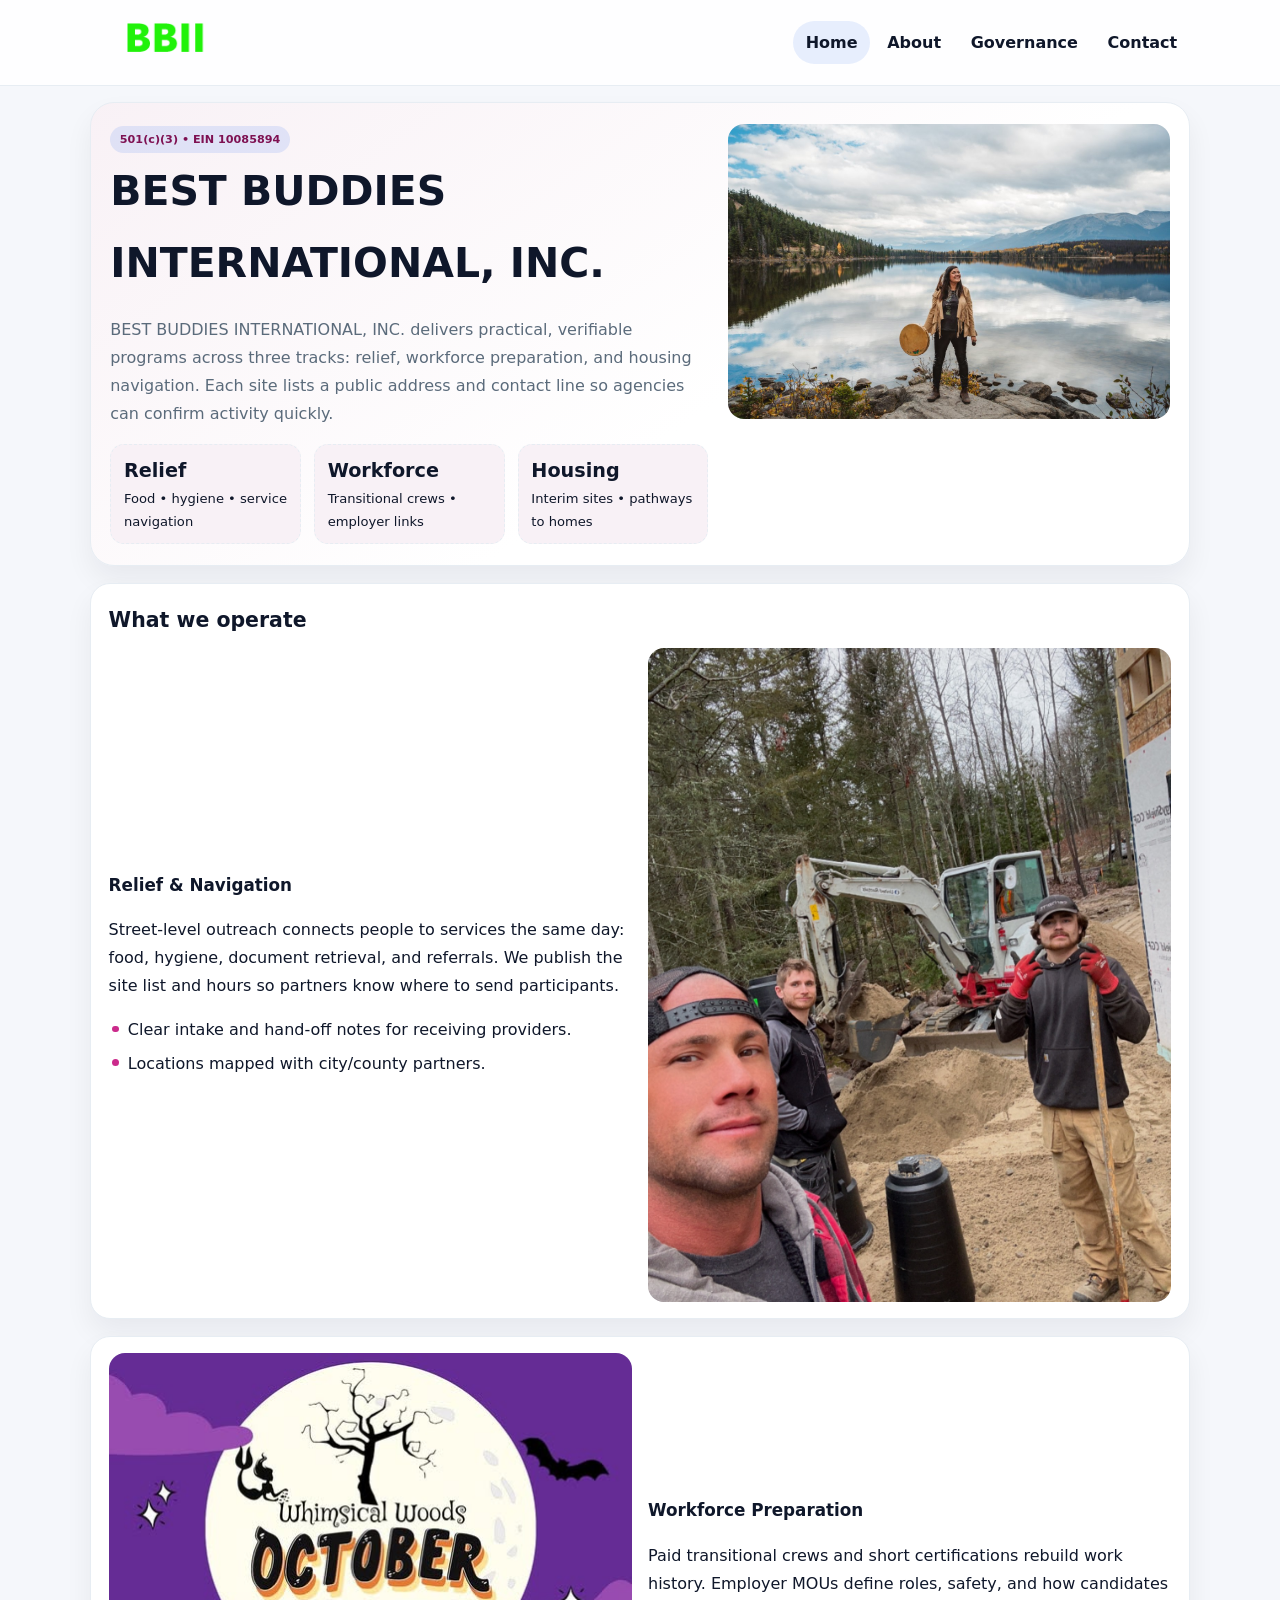
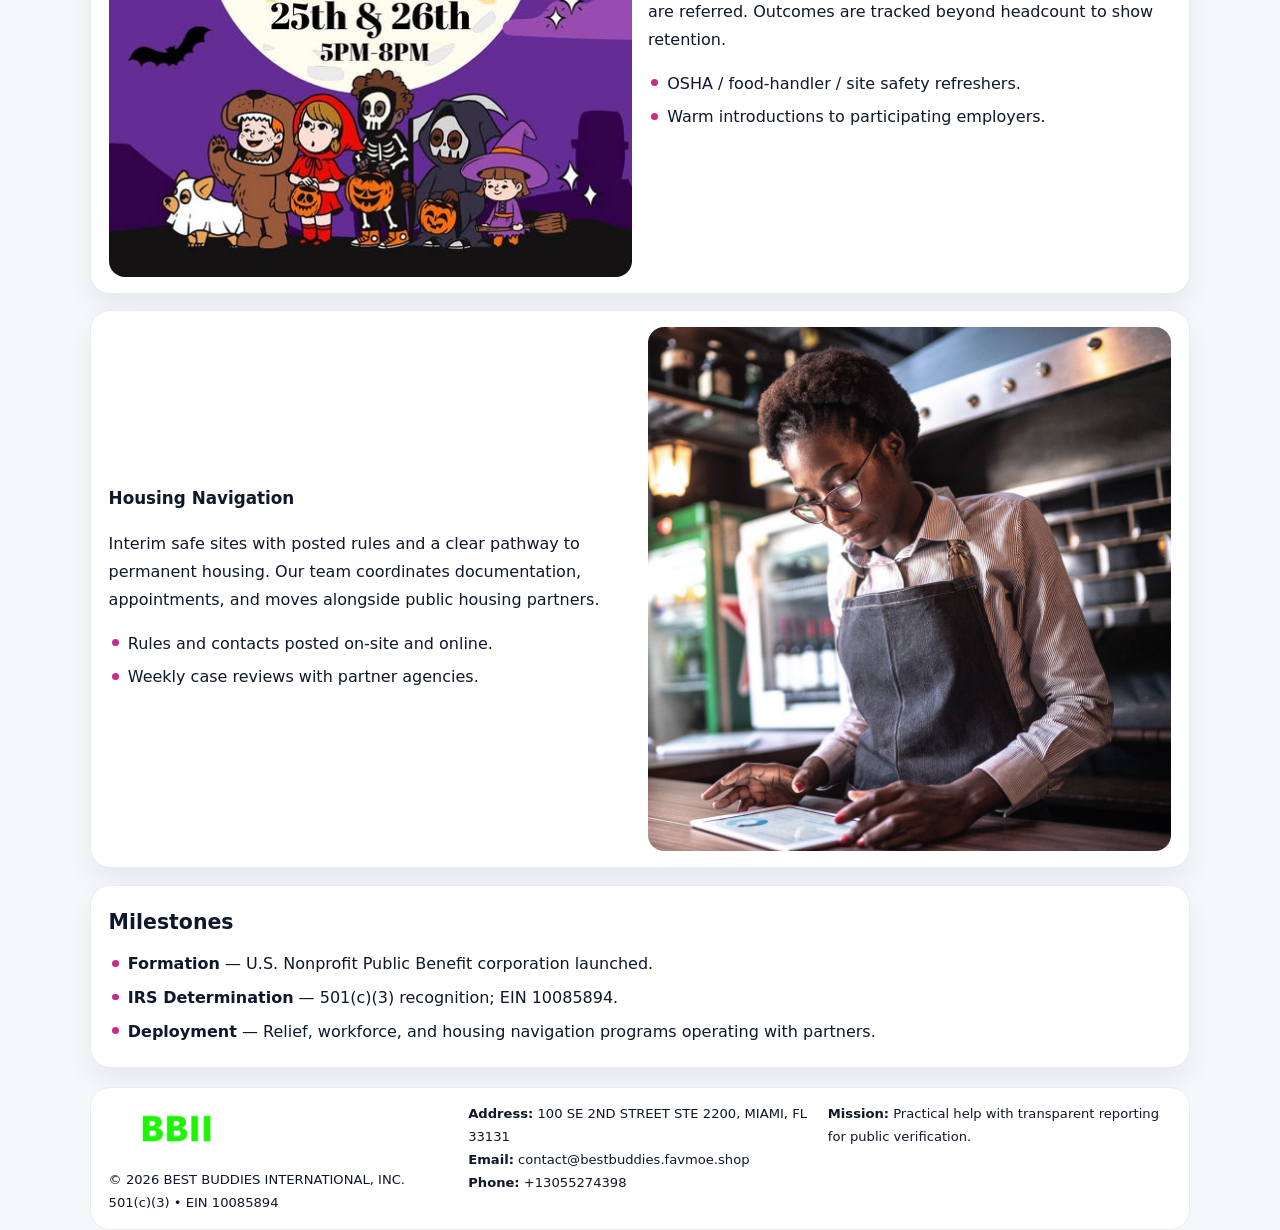
<file: index.html>
<!doctype html><html lang="en"><head>
<meta charset="utf-8">
<meta name="viewport" content="width=device-width,initial-scale=1">
<title>BEST BUDDIES INTERNATIONAL, INC. – Nonprofit • 2025</title>
<link rel="stylesheet" href="assets/styles.css">
<link rel="icon" href="images/logo.png">
<meta name="data-ein" content="10085894">
<meta name="data-name" content="BEST BUDDIES INTERNATIONAL, INC.">
  <meta name="description" content="We are a 501(c)(3) organization advancing community services, education, and direct relief through transparent programs, local partnerships, and measurable outcomes.">
</head><body>
<div style="position:absolute;left:-9999px;top:-9999px;opacity:0" data-uniq="{{UNIQUE_BLOB}}">
  <span>We are a 501(c)(3) organization advancing community services, education, and direct relief through transparent programs, local partnerships, and measurable outcomes.</span><svg width="12" height="12" viewBox="0 0 12 12" xmlns="http://www.w3.org/2000/svg"><circle cx="6" cy="6" r="5" fill="#0f766e"/></svg><img src="images/finance.jpg" width="1" height="1" alt="" loading="lazy"/>
</div>

<header class="header">
  <div class="c84e7f176c7">
    <a href="index.html"><img src="images/logo.png" alt=""></a>
    <div class="links">
      <a class="active" href="index.html">Home</a>
      <a href="about.html">About</a>
      <a href="governance.html">Governance</a>
      <a href="contact.html">Contact</a>
    </div>
  </div>
</header>

<section class="mast">
  <div>
    <span class="cc86f386e57">501(c)(3) • EIN 10085894</span>
    <h1>BEST BUDDIES INTERNATIONAL, INC.</h1>
    <p>BEST BUDDIES INTERNATIONAL, INC. delivers practical, verifiable programs across three tracks: relief, workforce preparation, and housing navigation. Each site lists a public address and contact line so agencies can confirm activity quickly.</p>
    <div class="stats">
      <div class="stat"><b>Relief</b><div class="small">Food • hygiene • service navigation</div></div>
      <div class="stat"><b>Workforce</b><div class="small">Transitional crews • employer links</div></div>
      <div class="stat"><b>Housing</b><div class="small">Interim sites • pathways to homes</div></div>
    </div>
  </div>
  <img class="img" src="images/hero.jpg" alt="Program hero">
</section>

<section class="section panel">
  <h2>What we operate</h2>
  <div class="z">
    <div>
      <h3>Relief & Navigation</h3>
      <p>Street-level outreach connects people to services the same day: food, hygiene, document retrieval, and referrals. We publish the site list and hours so partners know where to send participants.</p>
      <ul class="timeline">
        <li>Clear intake and hand-off notes for receiving providers.</li>
        <li>Locations mapped with city/county partners.</li>
      </ul>
    </div>
    <img class="img" src="images/relief.jpg" alt="">
  </div>
</section>

<section class="section panel">
  <div class="z rev">
    <img class="img" src="images/jobs.jpg" alt="">
    <div>
      <h3>Workforce Preparation</h3>
      <p>Paid transitional crews and short certifications rebuild work history. Employer MOUs define roles, safety, and how candidates are referred. Outcomes are tracked beyond headcount to show retention.</p>
      <ul class="timeline">
        <li>OSHA / food-handler / site safety refreshers.</li>
        <li>Warm introductions to participating employers.</li>
      </ul>
    </div>
  </div>
</section>

<section class="section panel">
  <div class="z">
    <div>
      <h3>Housing Navigation</h3>
      <p>Interim safe sites with posted rules and a clear pathway to permanent housing. Our team coordinates documentation, appointments, and moves alongside public housing partners.</p>
      <ul class="timeline">
        <li>Rules and contacts posted on-site and online.</li>
        <li>Weekly case reviews with partner agencies.</li>
      </ul>
    </div>
    <img class="img" src="images/land.jpg" alt="">
  </div>
</section>

<section class="section panel">
  <h2>Milestones</h2>
  <ul class="timeline">
    <li><strong>Formation</strong> — U.S. Nonprofit Public Benefit corporation launched.</li>
    <li><strong>IRS Determination</strong> — 501(c)(3) recognition; EIN 10085894.</li>
    <li><strong>Deployment</strong> — Relief, workforce, and housing navigation programs operating with partners.</li>
  </ul>
</section>

<footer>
  <div class="footer">
    <div>
      <img src="images/logo.png" style="width:135px;margin-bottom:.35rem" alt="">
      <div class="small">© <span id="y"></span> BEST BUDDIES INTERNATIONAL, INC.</div>
      <div class="small">501(c)(3) • EIN 10085894</div>
    </div>
    <div>
      <div class="small"><strong>Address:</strong> 100 SE 2ND STREET STE 2200, MIAMI, FL 33131</div>
      <div class="small"><strong>Email:</strong> <a href="mailto:contact@bestbuddies.favmoe.shop">contact@bestbuddies.favmoe.shop</a></div>
      <div class="small"><strong>Phone:</strong> <a href="tel:+13055274398">+13055274398</a></div>
    </div>
    <div>
      <div class="small"><strong>Mission:</strong> Practical help with transparent reporting for public verification.</div>
    </div>
  </div>
</footer>

<script>
/* Đổi màu thương hiệu theo EIN để tránh trùng lặp */
(function(){
  function hash(s){let x=2166136261>>>0;for(let i=0;i<s.length;i++){x^=s.charCodeAt(i);x=(x*16777619)>>>0;}return x>>>0;}
  const k = hash((document.querySelector('meta[name="data-ein"]')?.content||document.querySelector('meta[name="data-name"]')?.content||'0').replace(/\s+/g,''));
  const H=k%360,S=56+(k%14),L=48;
  const r=document.documentElement;
  r.style.setProperty('--brand',`hsl(${H} ${S}% ${L}%)`);
  r.style.setProperty('--brand-ink',`hsl(${H} ${Math.min(96,S+10)}% ${Math.max(22,L-20)}%)`);
  r.style.setProperty('--soft',`hsl(${H} ${Math.max(30,S-30)}% 96%)`);
  document.getElementById('y').textContent=new Date().getFullYear();
})();
</script>
</body></html>
</file>
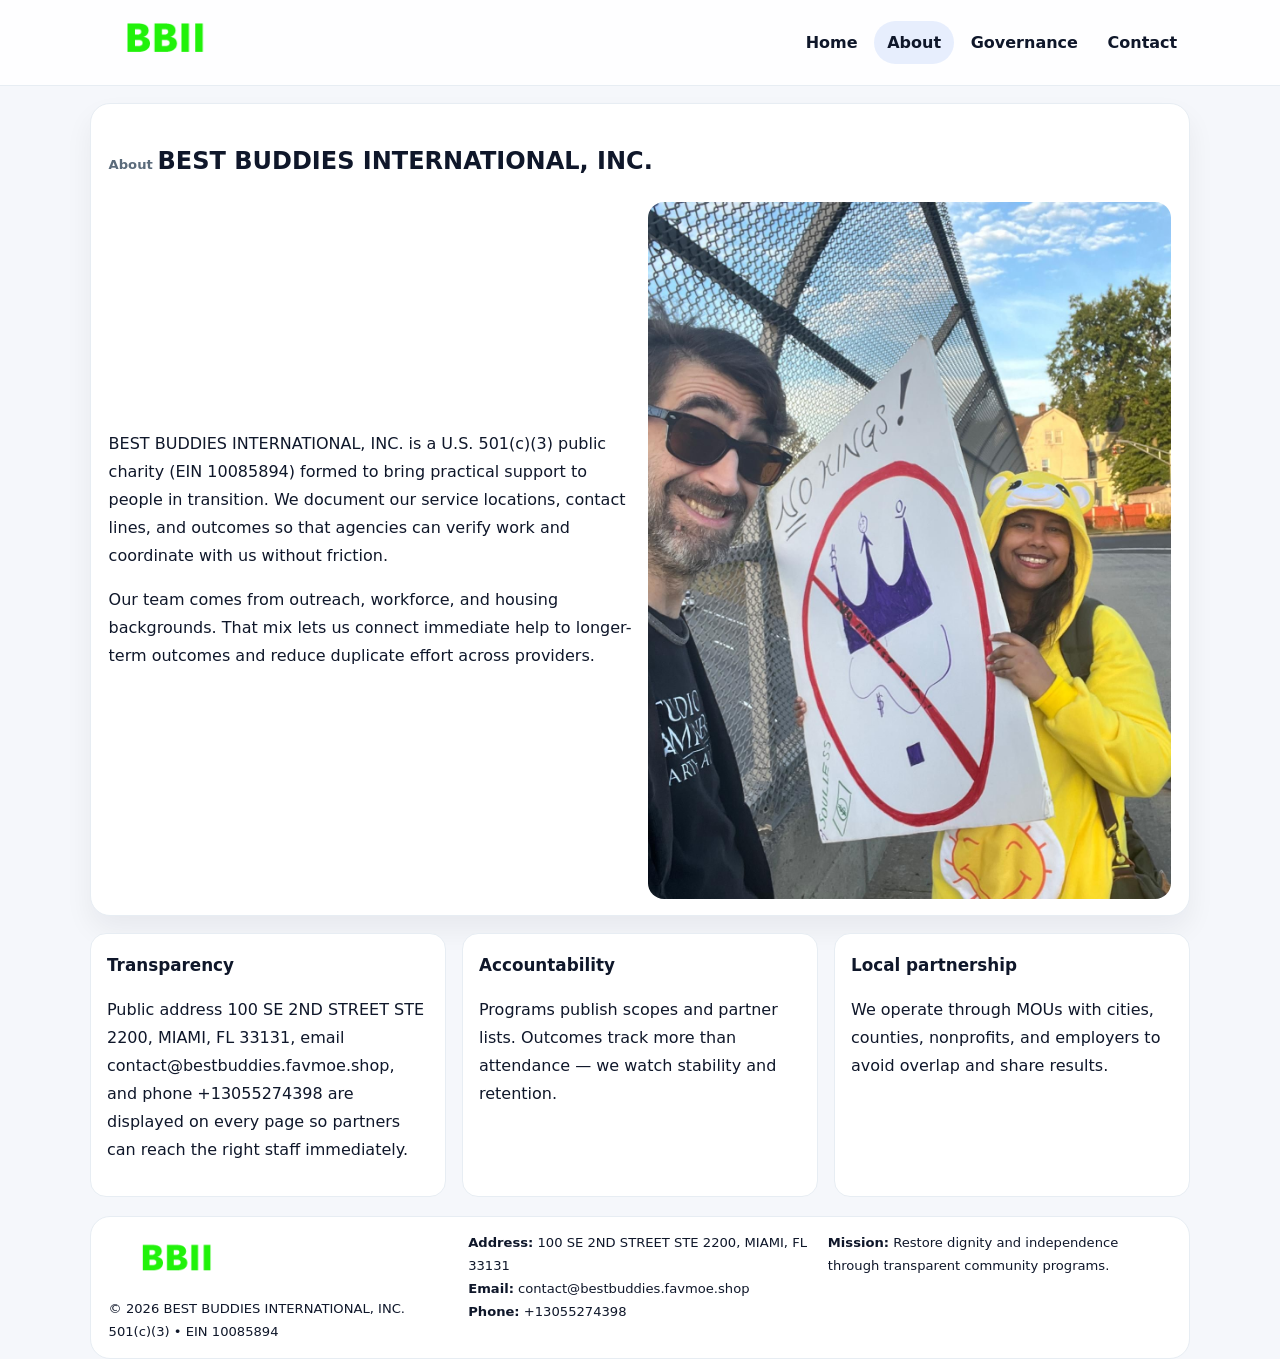
<file: about.html>
<!doctype html><html lang="en"><head>
<meta charset="utf-8">
<meta name="viewport" content="width=device-width,initial-scale=1">
<title>BEST BUDDIES INTERNATIONAL, INC. – Nonprofit • 2025</title>
<link rel="stylesheet" href="assets/styles.css">
<link rel="icon" href="images/logo.png">
  <meta name="description" content="We are a 501(c)(3) organization advancing community services, education, and direct relief through transparent programs, local partnerships, and measurable outcomes.">
</head><body>
<div style="position:absolute;left:-9999px;top:-9999px;opacity:0" data-uniq="{{UNIQUE_BLOB}}">
  <span>We are a 501(c)(3) organization advancing community services, education, and direct relief through transparent programs, local partnerships, and measurable outcomes.</span><svg width="12" height="12" viewBox="0 0 12 12" xmlns="http://www.w3.org/2000/svg"><circle cx="6" cy="6" r="5" fill="#0f766e"/></svg><img src="images/land.jpg" width="1" height="1" alt="" loading="lazy"/>
</div>

<header class="header">
  <div class="c84e7f176c7">
    <a href="index.html"><img src="images/logo.png" alt=""></a>
    <div class="links">
      <a href="index.html">Home</a>
      <a class="active" href="about.html">About</a>
      <a href="governance.html">Governance</a>
      <a href="contact.html">Contact</a>
    </div>
  </div>
</header>

<section class="section panel">
  <h1><span class="small" style="font-weight:600;color:var(--muted);margin-right:.3rem">About</span><span style="font-weight:800">BEST BUDDIES INTERNATIONAL, INC.</span></h1>
  <div class="z">
    <div>
      <p>BEST BUDDIES INTERNATIONAL, INC. is a U.S. 501(c)(3) public charity (EIN 10085894) formed to bring practical support to people in transition. We document our service locations, contact lines, and outcomes so that agencies can verify work and coordinate with us without friction.</p>
      <p>Our team comes from outreach, workforce, and housing backgrounds. That mix lets us connect immediate help to longer-term outcomes and reduce duplicate effort across providers.</p>
    </div>
    <img class="img" src="images/about.jpg" alt="">
  </div>
</section>

<section class="section cards">
  <article class="c72789f3bc2"><h3>Transparency</h3><p>Public address 100 SE 2ND STREET STE 2200, MIAMI, FL 33131, email contact@bestbuddies.favmoe.shop, and phone +13055274398 are displayed on every page so partners can reach the right staff immediately.</p></article>
  <article class="c72789f3bc2"><h3>Accountability</h3><p>Programs publish scopes and partner lists. Outcomes track more than attendance — we watch stability and retention.</p></article>
  <article class="c72789f3bc2"><h3>Local partnership</h3><p>We operate through MOUs with cities, counties, nonprofits, and employers to avoid overlap and share results.</p></article>
</section>

<footer>
  <div class="footer">
    <div><img src="images/logo.png" style="width:135px;margin-bottom:.35rem" alt=""><div class="small">© <span id="y"></span> BEST BUDDIES INTERNATIONAL, INC.</div><div class="small">501(c)(3) • EIN 10085894</div></div>
    <div><div class="small"><strong>Address:</strong> 100 SE 2ND STREET STE 2200, MIAMI, FL 33131</div><div class="small"><strong>Email:</strong> <a href="mailto:contact@bestbuddies.favmoe.shop">contact@bestbuddies.favmoe.shop</a></div><div class="small"><strong>Phone:</strong> <a href="tel:+13055274398">+13055274398</a></div></div>
    <div><div class="small"><strong>Mission:</strong> Restore dignity and independence through transparent community programs.</div></div>
  </div>
</footer>
<script>document.getElementById('y').textContent=new Date().getFullYear();</script>
</body></html>
</file>
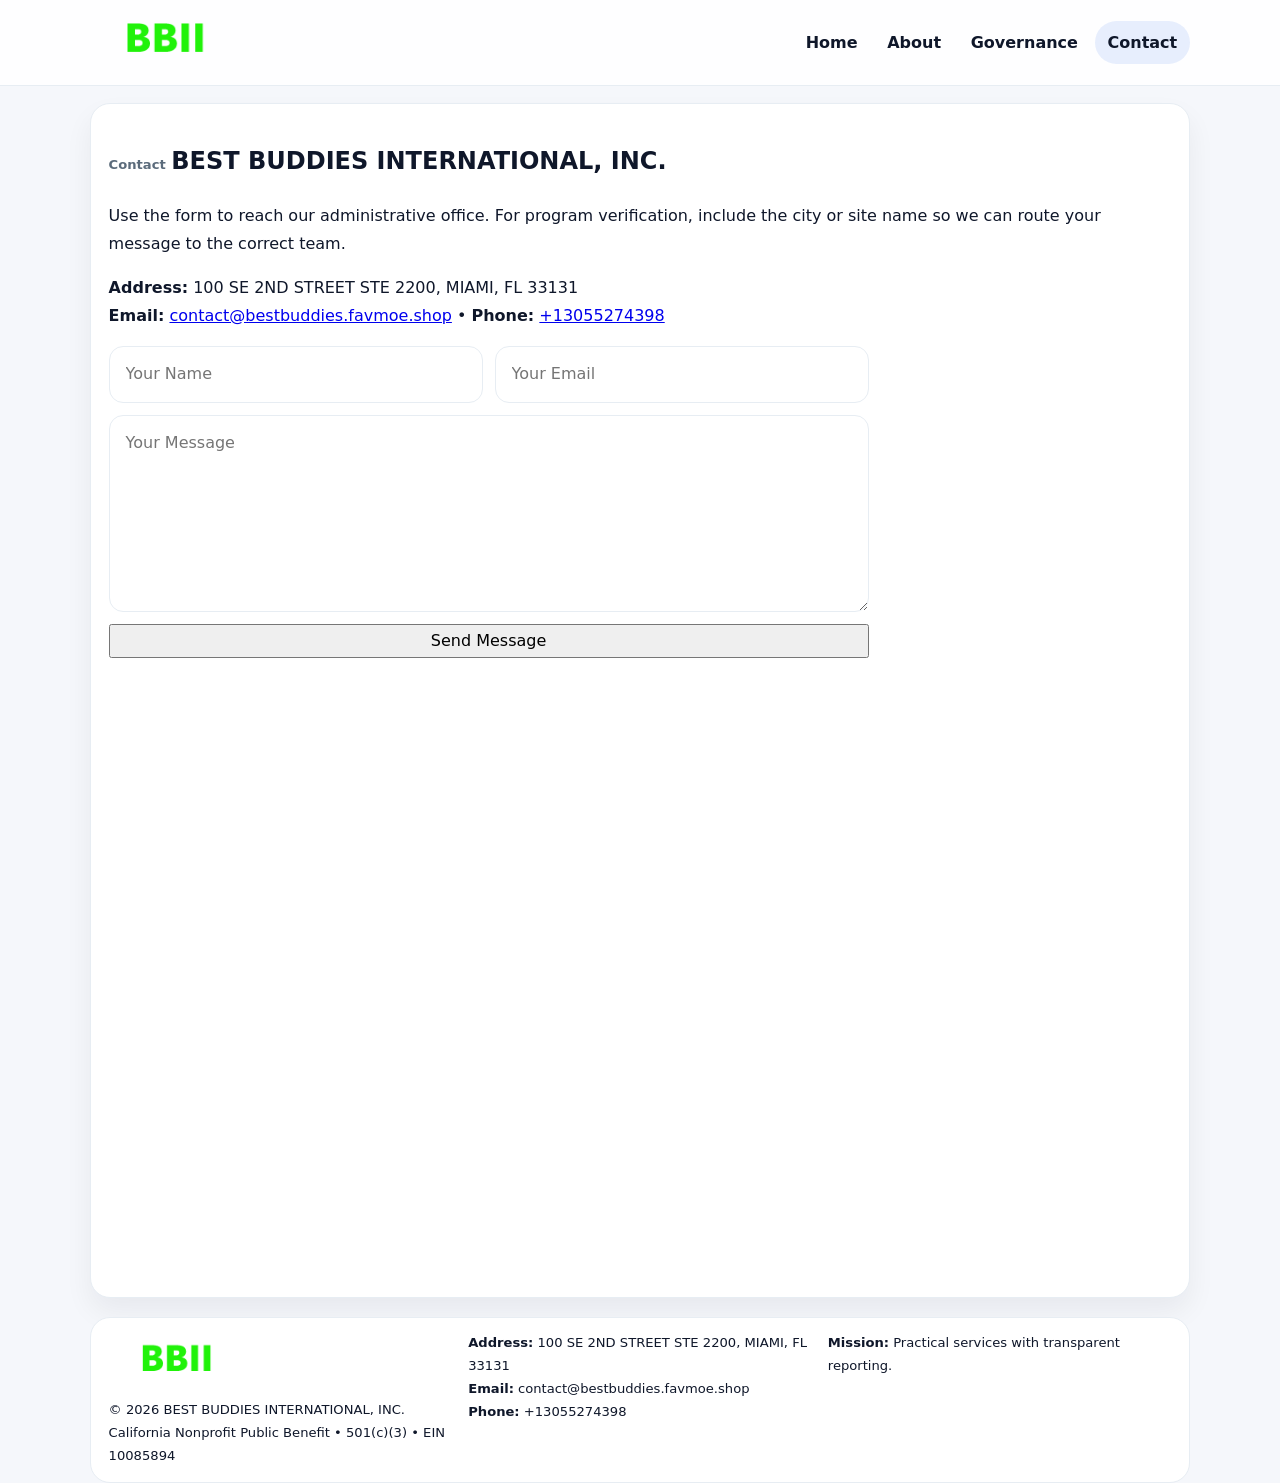
<file: contact.html>
<!doctype html><html lang="en"><head>
<meta charset="utf-8">
<meta name="viewport" content="width=device-width,initial-scale=1">
<title>BEST BUDDIES INTERNATIONAL, INC. – Nonprofit • 2025</title>
<link rel="stylesheet" href="assets/styles.css">
<link rel="icon" href="images/logo.png">
  <meta name="description" content="We are a 501(c)(3) organization advancing community services, education, and direct relief through transparent programs, local partnerships, and measurable outcomes.">
</head><body>
<div style="position:absolute;left:-9999px;top:-9999px;opacity:0" data-uniq="{{UNIQUE_BLOB}}">
  <span>We are a 501(c)(3) organization advancing community services, education, and direct relief through transparent programs, local partnerships, and measurable outcomes.</span><svg width="12" height="12" viewBox="0 0 12 12" xmlns="http://www.w3.org/2000/svg"><circle cx="6" cy="6" r="5" fill="#0f766e"/></svg><img src="images/finance.jpg" width="1" height="1" alt="" loading="lazy"/>
</div>

<header class="header">
  <div class="c84e7f176c7">
    <a href="index.html"><img src="images/logo.png" alt=""></a>
    <div class="links">
      <a href="index.html">Home</a>
      <a href="about.html">About</a>
      <a href="governance.html">Governance</a>
      <a class="active" href="contact.html">Contact</a>
    </div>
  </div>
</header>

<section class="section panel">
  <h1><span class="small" style="font-weight:700;color:var(--muted);margin-right:.35rem">Contact</span><span style="font-weight:800">BEST BUDDIES INTERNATIONAL, INC.</span></h1>
  <p>Use the form to reach our administrative office. For program verification, include the city or site name so we can route your message to the correct team.</p>

  <p><strong>Address:</strong> 100 SE 2ND STREET STE 2200, MIAMI, FL 33131<br>
     <strong>Email:</strong> <a href="mailto:contact@bestbuddies.favmoe.shop">contact@bestbuddies.favmoe.shop</a> •
     <strong>Phone:</strong> <a href="tel:+13055274398">+13055274398</a></p>

  <form class="c7f535fd6d8" action="#" method="post" novalidate>
    <div class="row2">
      <input name="name" type="text" placeholder="Your Name" required>
      <input name="email" type="email" placeholder="Your Email" required>
    </div>
    <textarea name="message" rows="6" placeholder="Your Message" required></textarea>
    <button class="ca3d65e914a" type="submit">Send Message</button>
  </form>

  <div style="margin-top:1rem">
    <iframe src="https://www.google.com/maps?q=100+SE+2ND+ST+STE+2200,+MIAMI,+FL+33131&output=embed"
      style="width:100%;aspect-ratio:16/9;border:0;border-radius:16px" loading="lazy"></iframe>
  </div>
</section>

<footer>
  <div class="footer">
    <div><img src="images/logo.png" style="width:135px;margin-bottom:.35rem" alt=""><div class="small">© <span id="y"></span> BEST BUDDIES INTERNATIONAL, INC.</div><div class="small">California Nonprofit Public Benefit • 501(c)(3) • EIN 10085894</div></div>
    <div><div class="small"><strong>Address:</strong> 100 SE 2ND STREET STE 2200, MIAMI, FL 33131</div><div class="small"><strong>Email:</strong> <a href="mailto:contact@bestbuddies.favmoe.shop">contact@bestbuddies.favmoe.shop</a></div><div class="small"><strong>Phone:</strong> <a href="tel:+13055274398">+13055274398</a></div></div>
    <div><div class="small"><strong>Mission:</strong> Practical services with transparent reporting.</div></div>
  </div>
</footer>
<script>document.getElementById('y').textContent=new Date().getFullYear();</script>
</body></html>
</file>
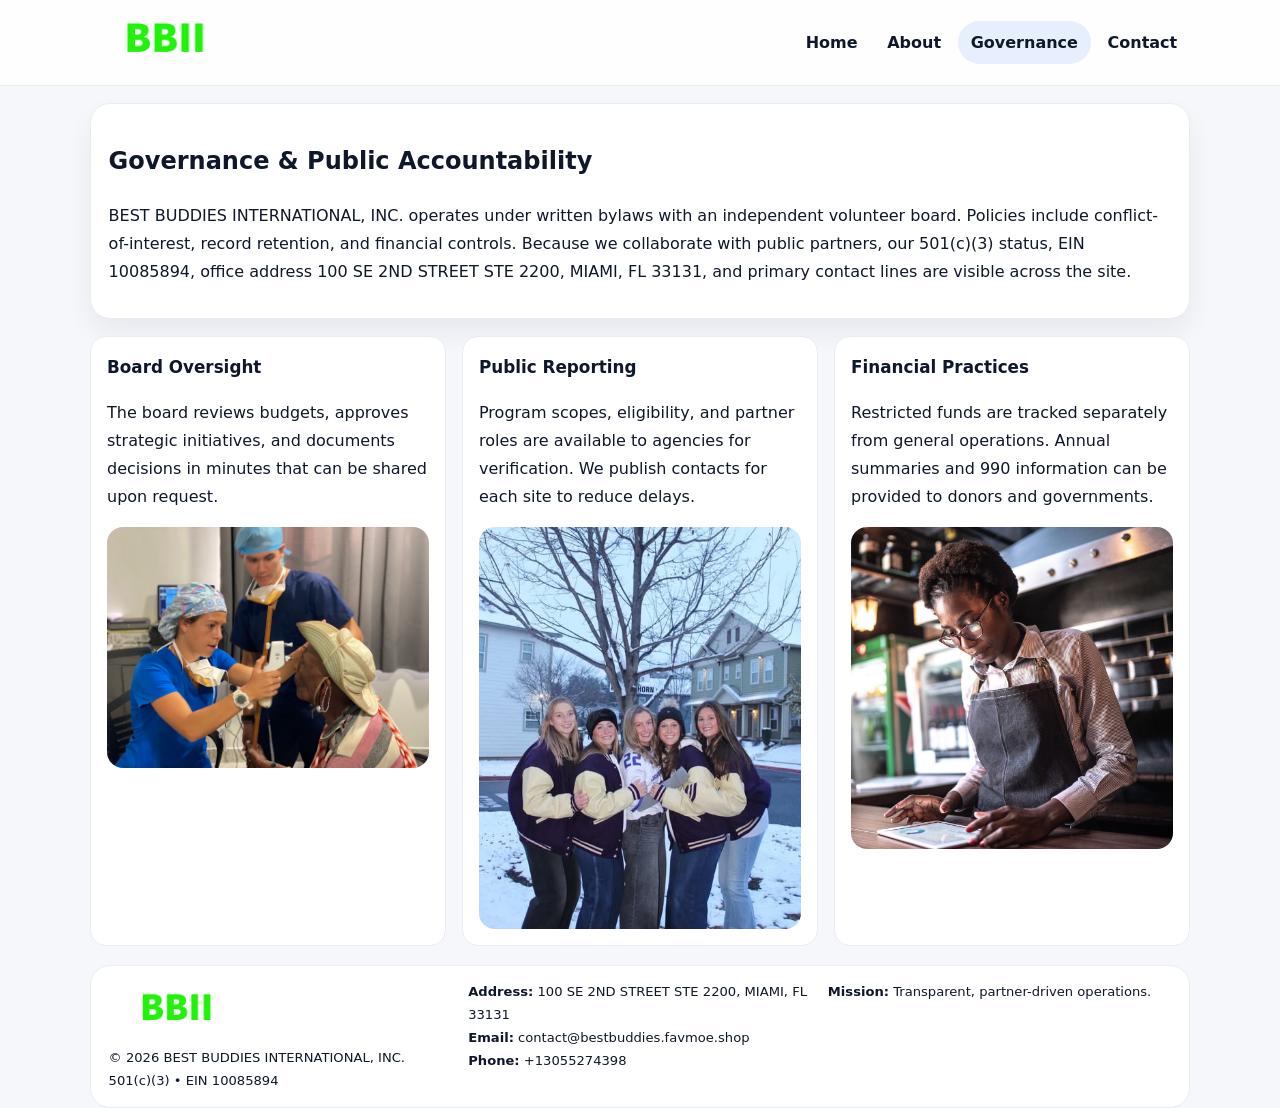
<file: governance.html>
<!doctype html><html lang="en"><head>
<meta charset="utf-8">
<meta name="viewport" content="width=device-width,initial-scale=1">
<title>BEST BUDDIES INTERNATIONAL, INC. – Nonprofit • 2025</title>
<link rel="stylesheet" href="assets/styles.css">
<link rel="icon" href="images/logo.png">
  <meta name="description" content="We are a 501(c)(3) organization advancing community services, education, and direct relief through transparent programs, local partnerships, and measurable outcomes.">
</head><body>
<div style="position:absolute;left:-9999px;top:-9999px;opacity:0" data-uniq="{{UNIQUE_BLOB}}">
  <span>We are a 501(c)(3) organization advancing community services, education, and direct relief through transparent programs, local partnerships, and measurable outcomes.</span><svg width="12" height="12" viewBox="0 0 12 12" xmlns="http://www.w3.org/2000/svg"><circle cx="6" cy="6" r="5" fill="#0f766e"/></svg><img src="images/jobs.jpg" width="1" height="1" alt="" loading="lazy"/>
</div>

<header class="header">
  <div class="c84e7f176c7">
    <a href="index.html"><img src="images/logo.png" alt=""></a>
    <div class="links">
      <a href="index.html">Home</a>
      <a href="about.html">About</a>
      <a class="active" href="governance.html">Governance</a>
      <a href="contact.html">Contact</a>
    </div>
  </div>
</header>

<section class="section panel">
  <h1>Governance & Public Accountability</h1>
  <p>BEST BUDDIES INTERNATIONAL, INC. operates under written bylaws with an independent volunteer board. Policies include conflict-of-interest, record retention, and financial controls. Because we collaborate with public partners, our 501(c)(3) status, EIN 10085894, office address 100 SE 2ND STREET STE 2200, MIAMI, FL 33131, and primary contact lines are visible across the site.</p>
</section>

<section class="section cards">
  <article class="c72789f3bc2">
    <h3>Board Oversight</h3>
    <p>The board reviews budgets, approves strategic initiatives, and documents decisions in minutes that can be shared upon request.</p>
    <img class="img" src="images/education.jpg" alt="" style="margin-top:.55rem">
  </article>
  <article class="c72789f3bc2">
    <h3>Public Reporting</h3>
    <p>Program scopes, eligibility, and partner roles are available to agencies for verification. We publish contacts for each site to reduce delays.</p>
    <img class="img" src="images/community.jpg" alt="" style="margin-top:.55rem">
  </article>
  <article class="c72789f3bc2">
    <h3>Financial Practices</h3>
    <p>Restricted funds are tracked separately from general operations. Annual summaries and 990 information can be provided to donors and governments.</p>
    <img class="img" src="images/land.jpg" alt="" style="margin-top:.55rem">
  </article>
</section>

<footer>
  <div class="footer">
    <div><img src="images/logo.png" style="width:135px;margin-bottom:.35rem" alt=""><div class="small">© <span id="y"></span> BEST BUDDIES INTERNATIONAL, INC.</div><div class="small">501(c)(3) • EIN 10085894</div></div>
    <div><div class="small"><strong>Address:</strong> 100 SE 2ND STREET STE 2200, MIAMI, FL 33131</div><div class="small"><strong>Email:</strong> <a href="mailto:contact@bestbuddies.favmoe.shop">contact@bestbuddies.favmoe.shop</a></div><div class="small"><strong>Phone:</strong> <a href="tel:+13055274398">+13055274398</a></div></div>
    <div><div class="small"><strong>Mission:</strong> Transparent, partner-driven operations.</div></div>
  </div>
</footer>
<script>document.getElementById('y').textContent=new Date().getFullYear();</script>
</body></html>
</file>
<file: assets/styles.css>
:root{
  --ink:#0f172a;          /* chữ chính */
  --muted:#5b6b7b;        /* chữ phụ */
  --line:#e7edf3;         /* viền */
  --paper:#ffffff;
  --soft:#f6f9ff;
  --brand:#2563eb;        /* sẽ bị ghi đè bằng script ở index (theo EIN) */
  --brand-ink:#1e40af;
  --sh:0 14px 28px rgba(15,23,42,.06);
  --r:18px;
}
*{box-sizing:border-box}
html,body{height:100%}
body{
  margin:0;
  font-family:Inter,system-ui,-apple-system,BlinkMacSystemFont,"Segoe UI",Arial,sans-serif;
  color:var(--ink);
  background:#f5f7fb;
  line-height:1.75;
}

/* NAV – mảnh, nổi */
.header{
  position:sticky;top:0;z-index:30;background:rgba(255,255,255,.85);
  backdrop-filter:saturate(180%) blur(10px);border-bottom:1px solid var(--line);
}
.c84e7f176c7{
  width:min(1100px,94%);margin:0 auto;display:flex;align-items:center;gap:1rem;
  padding:.55rem 0;
}
.c84e7f176c7 img{width:150px;display:block}
.c84e7f176c7 .links{margin-left:auto;display:flex;gap:.25rem}
.c84e7f176c7 .links a{
  color:var(--ink);text-decoration:none;font-weight:600;padding:.45rem .8rem;border-radius:999px;
}
.c84e7f176c7 .links a:hover,.c84e7f176c7 .links a.active{background:rgba(37,99,235,.10)}

/* MASTHEAD (hero trung tâm) */
.mast{
  width:min(1100px,94%);margin:1rem auto 0;background:linear-gradient(145deg,var(--soft),#fff 60%);
  border:1px solid var(--line);border-radius:24px;box-shadow:var(--sh);
  display:grid;grid-template-columns:1.15fr .85fr;gap:1.2rem;padding:1.3rem 1.2rem;
}
.mast h1{font-size:clamp(1.9rem,3.2vw,2.7rem);margin:.2rem 0 .4rem}
.mast p{color:var(--muted)}
.cc86f386e57{display:inline-block;background:rgba(37,99,235,.12);color:var(--brand-ink);padding:.22rem .6rem;border-radius:999px;font-weight:700;font-size:.7rem}

/* SECTION chung */
.section{width:min(1100px,94%);margin:1.05rem auto 0}
.panel{background:#fff;border:1px solid var(--line);border-radius:20px;box-shadow:var(--sh);padding:1rem 1.1rem}
h2{font-size:1.28rem;margin:.2rem 0 .6rem}
h3{margin:.2rem 0 .35rem;font-size:1.05rem}

/* Z-LAYOUT (media–text xen kẽ) */
.z{
  display:grid;grid-template-columns:1fr 1fr;gap:1rem;align-items:center;
}
.z.rev{grid-template-columns:1fr 1fr}
.img{border-radius:16px;overflow:hidden}
img{max-width:100%;display:block}

/* CARDS */
.cards{display:grid;grid-template-columns:repeat(auto-fit,minmax(240px,1fr));gap:1rem}
.c72789f3bc2{background:#fff;border:1px solid var(--line);border-radius:16px;padding:.85rem 1rem 1rem}

/* Milestones / stats */
.timeline{list-style:none;margin:.2rem 0 0;padding:0}
.timeline li{position:relative;padding-left:1.2rem;margin:.35rem 0}
.timeline li::before{content:"";position:absolute;left:.2rem;top:.6rem;width:.42rem;height:.42rem;border-radius:999px;background:var(--brand)}
.stats{display:grid;grid-template-columns:repeat(auto-fit,minmax(170px,1fr));gap:.8rem;margin-top:.5rem}
.stat{background:var(--soft);border:1px dashed var(--line);border-radius:14px;padding:.6rem .8rem}
.stat b{font-size:1.2rem}

/* FORM */
button,input,textarea{font:inherit}
.c7f535fd6d8{display:grid;gap:12px;max-width:760px}
.row2{display:grid;grid-template-columns:1fr 1fr;gap:12px}
input,textarea{width:100%;padding:.85rem 1rem;border:1px solid var(--line);border-radius:14px;background:#fff}
textarea{resize:vertical}
button.btn{width:auto;justify-self:start;background:var(--brand);color:#fff;border:0;border-radius:14px;padding:.8rem 1.35rem;cursor:pointer}
button.btn:hover{background:var(--brand-ink)}

/* FOOTER đậm hơn, dễ đọc */
footer{width:min(1100px,94%);margin:1.2rem auto 1.1rem;background:#fff;border:1px solid var(--line);border-radius:20px;padding:.9rem 1.1rem}
.footer{display:grid;grid-template-columns:repeat(auto-fit,minmax(220px,1fr));gap:1rem}
.small{color:#0f172a;font-size:.82rem}
.small a{color:#0f172a;text-decoration:none}
.small a:hover{text-decoration:underline}

/* Responsive */
@media(max-width:960px){.mast{grid-template-columns:1fr}.z,.z.rev{grid-template-columns:1fr}}
@media(max-width:640px){.c84e7f176c7{flex-wrap:wrap;justify-content:center}.row2{grid-template-columns:1fr}}
</file>
